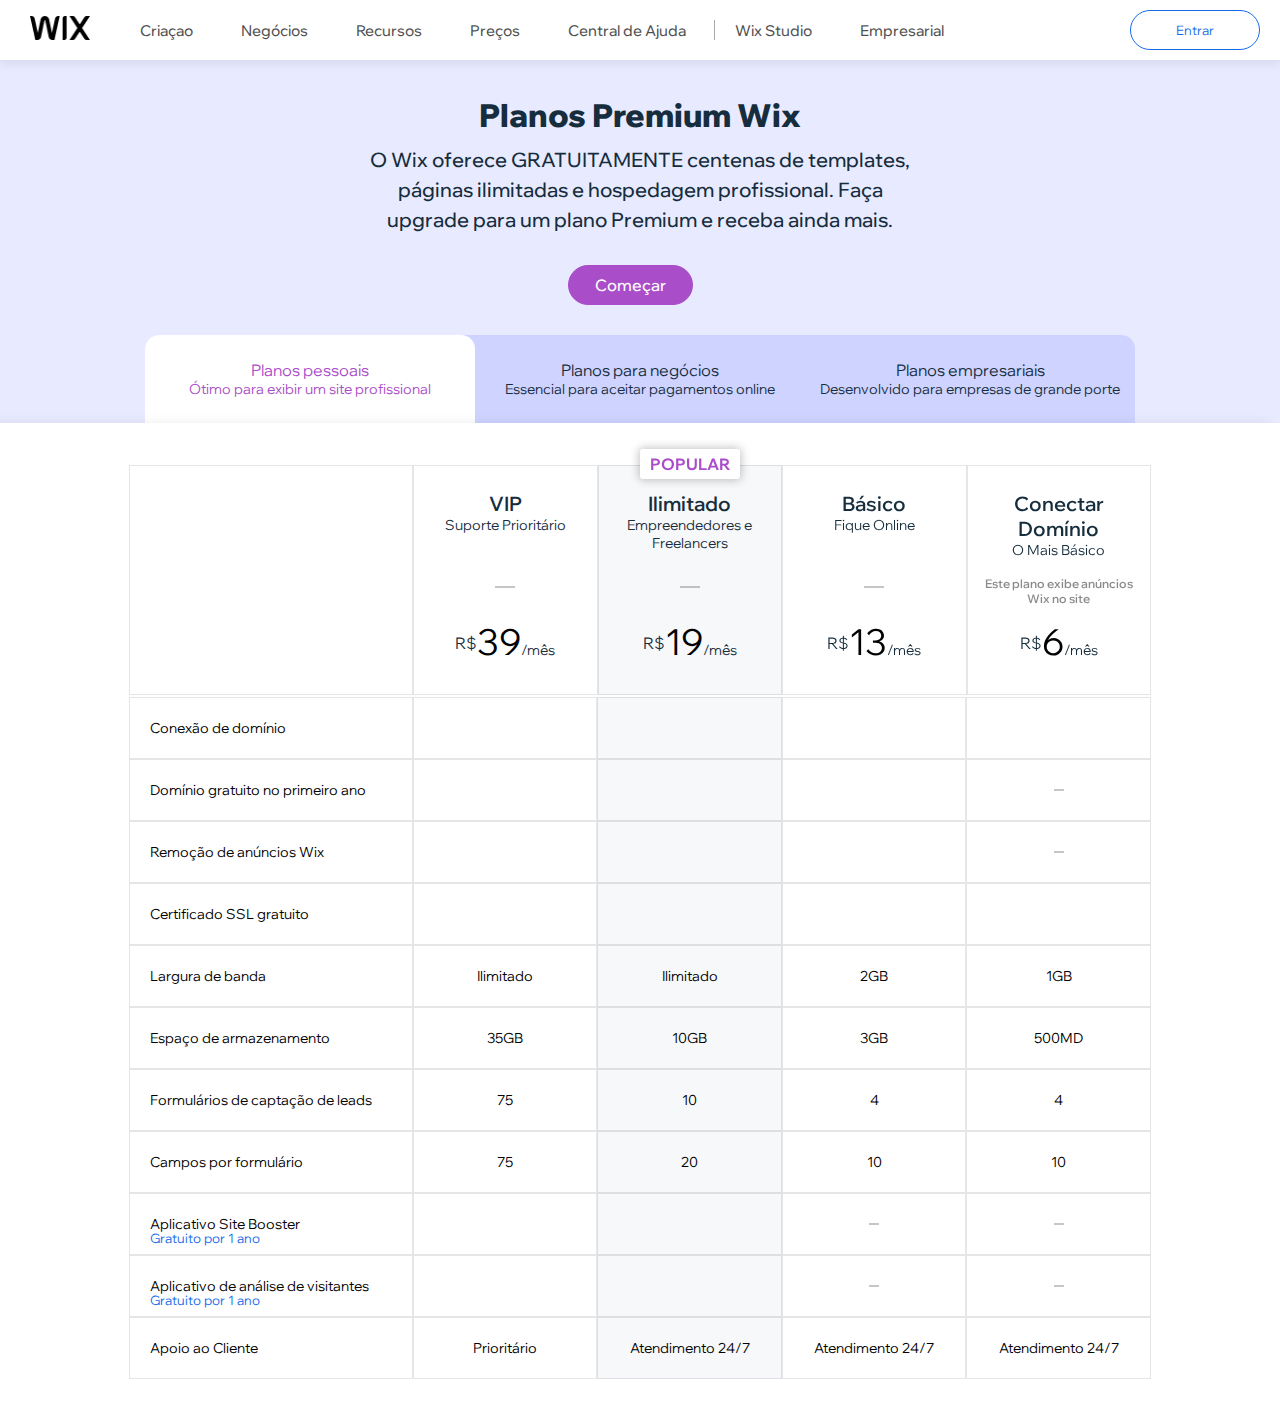
<file: index.html>
<!DOCTYPE html>
<html lang="en">
<head>
    <meta charset="UTF-8">
    <meta name="viewport" content="width=device-width, initial-scale=1.0">
    <link rel="shortcut icon" href="https://encrypted-tbn0.gstatic.com/images?q=tbn:ANd9GcSCzagwH6YkBgOKjfkXM25_7ur39XNId5KafRVJq-3xNQ&s" type="image/x-icon">
    <link rel="stylesheet" href="https://cdnjs.cloudflare.com/ajax/libs/font-awesome/6.5.1/css/all.min.css" integrity="sha512-DTOQO9RWCH3ppGqcWaEA1BIZOC6xxalwEsw9c2QQeAIftl+Vegovlnee1c9QX4TctnWMn13TZye+giMm8e2LwA==" crossorigin="anonymous" referrerpolicy="no-referrer" />
    <link rel="stylesheet" href="style/precos.css">
    <title>Price-table</title>
</title>
</head>
<body>
        <aside class="aside-menu">
            <nav class="aside-nav">
                <img class="logo-wix" src="fotos/logo-wix.avif" alt="">
            </nav>
            <label for="abaixar-menu" class="abaixar-menu">
                <i class="fa-solid fa-bars"></i>
            </label>
            <input type="checkbox" name="" id="abaixar-menu">

            <nav class="aside-nav" id="aside-menu">
                <ul class="menu-list">
        
                    <li class="menu-itens">
                        <input type="checkbox" name="" class="buton-criacao" id="criacao">
                        <label for="criacao">
                            <p>Criaçao</p> <i class="fa-solid fa-chevron-down"></i>
                            <i class="fa-solid fa-chevron-up"></i>
                        </label>
                        
                    </li>
                    <li class="menu-itens">
                        <input type="checkbox" name="" class="buton-Negócios" id="Negócios">
                        <label for="Negócios">
                            <p>Negócios</p> <i class="fa-solid fa-chevron-down"></i>
                            <i class="fa-solid fa-chevron-up"></i>
                        </label>
                        
                    </li>
                    <li class="menu-itens">
                        <input type="checkbox" name="" class="buton-Recursos" id="Recursos">
                        <label for="Recursos">
                            <p>Recursos</p> <i class="fa-solid fa-chevron-down"></i>
                            <i class="fa-solid fa-chevron-up"></i>
                        </label>
                        
                    </li>
                    <li class="menu-itens">
                        <label for="Preços">
                            <p>Preços</p>
                        </label>
                        <input type="checkbox" name="" class="buton-Preços" id="Preços">
                    </li>
                    <li class="menu-itens">
                        <label for="Central-de-Ajuda">
                            <p>Central de Ajuda</p>
                        </label>
                        <input type="checkbox" name="" class="buton-Central-de-Ajuda" id="Central-de-Ajuda">
                    </li>
                    <div class="linha-vertical"></div>
                    <li class="menu-itens">
                        <label for="Wix Studio">
                            <p>Wix Studio</p>
                        </label>
                        <input type="checkbox" name="" class="Wix Studio" id="Central-de-Ajuda">
                    </li>
                    <li class="menu-itens">
                        <label for="Empresarial">
                            <p>Empresarial</p>
                        </label>
                        <input type="checkbox" name="" class="Empresarial" id="Central-de-Ajuda">
                    </li>
                    
        
                </ul>
            </nav>
            <nav class="entrar-conta">
                <i class="fa-solid fa-globe"></i>
                <button>Entrar</button>
            </nav>
        </aside>

        <main class="main-premium">
            <aside class="main-planos">
                <div class="div-planos">
                    <h1>Planos Premium Wix</h1>
                    <p>O Wix oferece GRATUITAMENTE centenas de templates, páginas ilimitadas e hospedagem profissional. Faça upgrade para um plano Premium e receba ainda mais.</p>
                    <button class="comecar">
                        Começar
                    </button>
                </div>
                <div class="div-planos-mob">
                    <h1>Planos Premium Wix</h1>
                    <p>Wix oferece centenas de templates,pagínas ilimitadas e hospedagem profissional totalmente GRÁTIS.</p>
                    <button class="comecar">
                        Começar
                    </button>
                </div>
            </aside>
        </main>
        <div class="conteudo">
            <main class="planos"> 

                <input type="radio" name="planos" class="planos-p" id="planos-pessoais" checked>
                <label for="planos-pessoais" class="plano1">
                    <div class="planos">
                        <h2>Planos pessoais</h2>
                        <p>Ótimo para exibir um site profissional</p>
                    </div>
                </label>

                <input type="radio" name="planos" class="planos-n" id="planos-para-negocios">
                <label for="planos-para-negocios" class="plano2">
                    <div class="planos">
                        <h2>Planos para negócios</h2>
                        <p>Essencial para aceitar pagamentos online</p>
                    </div>
                </label>

                <input type="radio" name="planos" class="planos-e" id="planos-empresariais">
                <label for="planos-empresariais" class="plano3">
                    <div class="planos">
                        <h2>Planos empresariais</h2>
                        <p>Desenvolvido para empresas de grande porte</p>
                    </div>
                </label>
            </main>
            <main class="main-conteudo">
               <table>
                    <thead class="tabela">
                        <tr>
                            <th id="th1" ></th>
                            <th>
                                <article>
                                    <h3>VIP</h3>
                                    <p>Suporte Prioritário</p>
                                </article>
                                <hr style="border: 1px solid rgba(0, 0, 0, 0.222); width: 20px;" >
                                <p class="r"><sup>R$</sup><strong>39</strong>/mês</p>
                            </th>
                            <th>
                                <div class="div-popular">POPULAR</div>
                                <article>
                                    <h3>Ilimitado</h3>
                                    <p>Empreendedores e Freelancers</p>
                                </article>
                                <hr style="border: 1px solid rgba(0, 0, 0, 0.222); width: 20px;">
                                <p class="r"><sup>R$</sup><strong>19</strong>/mês</p>
                            </th>
                            <th>
                                <article>
                                    <h3>Básico</h3>
                                    <p>Fique Online</p>
                                </article>
                                <hr style="border: 1px solid rgba(0, 0, 0, 0.222);width: 20px;">
                                <p class="r"><sup>R$</sup><strong>13</strong>/mês</p>
                            </th>
                            <th >
                                <article>
                                    <h3>Conectar Domínio</h3>
                                    <p>O Mais Básico</p>
                                </article>
                                <div class="icon-anuncio">
                                    <i class="fa-solid fa-circle-info" id="icon-anuncio"></i>
                                    <p>Este plano exibe anúncios Wix no site</p>
                                </div>
                                <p class="r"><sup>R$</sup><strong>6</strong>/mês</p>
                            </th>
                        </tr>
                    </thead>
                    <tbody>
                        <tr>
                            <td id="t1" >
                                <p id="t1">Conexão de domínio </p>
                                <div class="ifo-end">
                                    <i class="fa-solid fa-circle-info"></i>
                                    <div id="msgm">
                                        <p>Conecte um domínio próprio, tenha uma presença online mais profissional e construa a credibilidade da sua marca.</p>
                                    </div>
                                </div>
                            </td>
                            <td>
                                <p><i class="fa-solid fa-check"></i></p>
                            </td>
                            <td>
                                <p><i class="fa-solid fa-check"></i></p>
                            </td>
                            <td>
                                <p><i class="fa-solid fa-check"></i></p>
                            </td>
                            <td>
                                <p><i class="fa-solid fa-check"></i></p>
                            </td>
                        </tr>
                        <tr>
                            <td id="t1" >
                                <p  id="t1">Domínio gratuito no primeiro ano</p>
                                <div class="ifo-end">
                                    <i class="fa-solid fa-circle-info"></i>
                                    <div id="msgm">
                                        <p>Receba um cupom de domínio gratuito por 1 ano para um novo domínio. Oferta válida para as seguintes extensões: .com, .com.br, .net, .org, .info, .biz, .rocks, .pictures, .co.uk,.club, .space, .xyz.</p>
                                    </div>
                                
                                </div>
                            </td>
                                <td>
                                    <p><i class="fa-solid fa-check"></i></p>
                                </td>
                                <td>
                                    <p><i class="fa-solid fa-check"></i></p>
                                </td>
                                <td>
                                    <p><i class="fa-solid fa-check"></i></p>
                                </td>
                                <td>
                                    <p><hr style="border: 1px solid rgba(0, 0, 0, 0.222); width: 10px;"></p>
                                </td>
                        </tr>
                        <tr>
                            <td id="t1" >
                                <p id="t1">Remoção de anúncios Wix</p>
                                <div class="ifo-end">
                                    <i class="fa-solid fa-circle-info"></i>
                                    <div id="msgm">
                                        <p>Remova anúncios Wix e deixe todo o destaque do site para sua marca.</p>
                                    </div>
                                
                                </div>
                            </td>
                                <td>
                                    <p><i class="fa-solid fa-check"></i></p>
                                </td>
                                <td>
                                    <p><i class="fa-solid fa-check"></i></p>
                                </td>
                                <td>
                                    <p><i class="fa-solid fa-check"></i></p>
                                </td>
                                <td>
                                    <p><hr style="border: 1px solid rgba(0, 0, 0, 0.222); width: 10px;"></p>
                                </td>
                        </tr>
                        <tr>
                            <td id="t1" >
                                <p id="t1">Certificado SSL gratuito</p>
                                <div class="ifo-end">
                                    <i class="fa-solid fa-circle-info"></i>
                                    <div id="msgm">
                                        <p>Mantenha dados confidenciais como IDs, senhas, números de cartão de crédito e mais, seguros no seu site.</p>
                                    </div>
                                
                                </div>
                            </td>
                                <td>
                                    <p><i class="fa-solid fa-check"></i></p>
                                </td>
                                <td>
                                    <p><i class="fa-solid fa-check"></i></p>
                                </td>
                                <td>
                                    <p><i class="fa-solid fa-check"></i></p>
                                </td>
                                <td>
                                    <p><i class="fa-solid fa-check"></i></p>
                                </td>
                        </tr>
                        <tr>
                            <td id="t1" >
                                <p id="t1">Largura de banda</p>
                                <div class="ifo-end">
                                    <i class="fa-solid fa-circle-info"></i>
                                    <div id="msgm">
                                        <p>Quanto mais mídia você adicionar ao seu site, mais largura de banda ele vai precisar para manter o download de dados fluindo sem problemas.</p>
                                    </div>
                                
                                </div>
                            </td>
                                <td>
                                    <p>Ilimitado</p>
                                </td>
                                <td>
                                    <p>Ilimitado</i></p>
                                </td>
                                <td>
                                    <p>2GB</i></p>
                                </td>
                                <td>
                                    <p>1GB</p>
                                </td>
                        </tr>
                        <tr>
                            <td id="t1" >
                                <p id="t1">Espaço de armazenamento</p>
                                <div class="ifo-end">
                                    <i class="fa-solid fa-circle-info"></i>
                                    <div id="msgm">
                                        <p>Obtenha espaço de armazenamento para adicionar imagens, vídeos, áudios e documentos no seu site Wix.</p>
                                    </div>
                                
                                </div>
                            </td>
                                <td>
                                    <p>35GB</p>
                                </td>
                                <td>
                                    <p>10GB</i></p>
                                </td>
                                <td>
                                    <p>3GB</i></p>
                                </td>
                                <td>
                                    <p>500MD</p>
                                </td>
                        </tr>
                        <tr>
                            <td id="t1" >
                                <p id="t1">Formulários de captação de leads</p>
                                <div class="ifo-end">
                                    <i class="fa-solid fa-circle-info"></i>
                                    <div id="msgm">
                                        <p>Capture leads adicionando formulários ao seu site, como questionários, formulários de registro e candidaturas de emprego.</p>
                                    </div>
                                
                                </div>
                            </td>
                                <td>
                                    <p>75</p>
                                </td>
                                <td>
                                    <p>10</i></p>
                                </td>
                                <td>
                                    <p>4</i></p>
                                </td>
                                <td>
                                    <p>4</p>
                                </td>
                        </tr>
                        <tr>
                            <td id="t1" >
                                <p id="t1">Campos por formulário</p>
                                <div class="ifo-end">
                                    <i class="fa-solid fa-circle-info"></i>
                                    <div id="msgm">
                                        <p>Adicione mais campos aos seus formulários e colete as informações necessárias, como contato, feedback do cliente e pagamentos.</p>
                                    </div>
                                
                                </div>
                            </td>
                                <td>
                                    <p>75</p>
                                </td>
                                <td>
                                    <p>20</i></p>
                                </td>
                                <td>
                                    <p>10</i></p>
                                </td>
                                <td>
                                    <p>10</p>
                                </td>
                        </tr>
                        <tr>
                            <td id="t1" >
                                <p id="t2p">Aplicativo Site Booster</p><br>
                                <P class="form-second">Gratuito por 1 ano</P>
                                <div class="ifo-end">
                                    <i class="fa-solid fa-circle-info"></i>
                                    <div id="msgm">
                                        <p>Apareça nos motores de busca como o Google e ganhe destaque nos principais diretórios.</p>
                                    </div>
                                
                                </div>
                            </td>
                                <td>
                                    <p><i class="fa-solid fa-check"></i></p>
                                </td>
                                <td>
                                    <p><i class="fa-solid fa-check"></i></p>
                                </td>
                                <td>
                                    <p><hr style="border: 1px solid rgba(0, 0, 0, 0.222); width: 10px;"></p>
                                </td>
                                <td>
                                    <p><hr style="border: 1px solid rgba(0, 0, 0, 0.222); width: 10px;"></p>
                                </td>
                        </tr>
                        <tr>
                            <td id="t1" >
                                <p id="t1p">Aplicativo de análise de visitantes</p><br>
                                <P class="form-second">Gratuito por 1 ano</P>
                                <div class="ifo-end">
                                    <i class="fa-solid fa-circle-info"></i>
                                    <div id="msgm">
                                        <p>Obtenha insights e estatísticas sobre seu site. Veja de onde vêm os visitantes, as páginas que recebem mais tráfego e mais.</p>
                                    </div>
                                
                                </div>
                            </td>
                                <td>
                                    <p><i class="fa-solid fa-check"></i></p>
                                </td>
                                <td>
                                    <p><i class="fa-solid fa-check"></i></p>
                                </td>
                                <td>
                                    <p><hr style="border: 1px solid rgba(0, 0, 0, 0.222); width: 10px;"></p>
                                </td>
                                <td>
                                    <p><hr style="border: 1px solid rgba(0, 0, 0, 0.222); width: 10px;"></p>
                                </td>
                        </tr>
                        <tr>
                            <td id="t1" >
                                <p id="t1">Apoio ao Cliente</p><br>
                                <div class="ifo-end">
                                    <i class="fa-solid fa-circle-info"></i>
                                    <div id="msgm">
                                        <p>Obtenha suporte em português 24 horas por dia, 7 dias por semana. Faça upgrade para um plano mais completo e receba também suporte VIP por telefone.</p>
                                    </div>
                                
                                </div>
                            </td>
                                <td>
                                    <p>Prioritário</i></p>
                                </td>
                                <td>
                                    <p>Atendimento 24/7</p>
                                </td>
                                <td>
                                    <p>Atendimento 24/7</p>
                                </td>
                                <td>
                                    <p>Atendimento 24/7</p>
                                </td>
                        </tr>
                    </tbody>
               </table>
            </main>


            <main class="main-mobile">
                <div class="planos-mobile" id="conectar-dominio">
                    <h1>Conectar Domínio</h1>
                    <p>O Mais Básico</p>
                    <p class="preco-mobile"><strong>R$6</strong>/mês</p>
                    
                    <div class="mostrar-recuros">
                        <input type="checkbox" name="" id="mostar-recursos-mob1">
                        <div class="especificacoes-mob">
                            <p>Conexão de domínio</p>
                            <p>Certificado SSL gratuito</p>
                            <p>Largura de banda</p>
                            <p id="especificacoes-mob">1GB</p>
                            <p>Espaço de armazenamento</p>
                            <p id="especificacoes-mob">500MB</p>
                            <p>Formulários de captação de leads</p>
                            <p id="especificacoes-mob">4</p>
                            <p>Campos por formulário</p>
                            <p id="especificacoes-mob">10</p>
                            <p>Apoio ao Cliente</p>
                            <p id="especificacoes-mob">Atendimento 24/7</p>
                        </div>
                        <hr>
                        <label for="mostar-recursos-mob1" class="aba-recursos-mob">
                            <p id="mostrar-recursos">Mostrar recursos</p>
                            <i class="fa-solid fa-chevron-down"></i>
                            <i class="fa-solid fa-chevron-up"></i>
                        </label>
                    </div>
                </div>

                <div class="planos-mobile" id="basico">
                    <h1>Básico</h1>
                    <p>Fique Online</p>
                    <p class="preco-mobile"><strong>R$13</strong>/mês</p>
                    
                    <div class="mostrar-recuros">
                        <input type="checkbox" name="" id="mostar-recursos-mob2">
                        <div class="especificacoes-mob">
                            <p>Conexão de domínio</p>
                            <p>Domínio gratuito no primeiro ano</p>
                            <p>Remoção de anúncios Wix</p>
                            <p>Certificado SSL gratuito</p>
                            <p>Largura de banda</p>
                            <p id="especificacoes-mob">2 GB</p>
                            <p>Espaço de armazenamento</p>
                            <p id="especificacoes-mob">3GB</p>
                            <p>Formulários de captação de leads</p>
                            <p id="especificacoes-mob">4</p>
                            <p>Campos por formulário</p>
                            <p id="especificacoes-mob">10</p>
                            <p>Apoio ao Cliente</p>
                            <p id="especificacoes-mob">Atendimento 24/7</p>


                        </div><hr>
                        <label for="mostar-recursos-mob2" class="aba-recursos-mob">
                            <p id="mostrar-recursos">Mostrar recursos</p>
                            <i class="fa-solid fa-chevron-down"></i>
                            <i class="fa-solid fa-chevron-up"></i>
                        </label>
                    </div>
                </div>

                <div class="planos-mobile" id="ilimitado">
                    <div class="plano-popular-mob">POPULAR</div>
                    <h1>Ilimitado</h1>
                    <p>Empreendedores e Freelancers</p>
                    <p class="preco-mobile"><strong>R$19</strong>/mês</p>
                    
                    <div class="mostrar-recuros">
                        <input type="checkbox" name="" id="mostar-recursos-mob3">
                        <div class="especificacoes-mob">
                            <p>Conexão de domínio</p>
                            <p>Domínio gratuito no primeiro ano</p>
                            <p>Remoção de anúncios Wix</p>
                            <p>Certificado SSL gratuito</p>
                            <p>Largura de banda</p>
                            <p  id="especificacoes-mob">Ilimitado</p>
                            <p>Espaço de armazenamento</p>
                            <p  id="especificacoes-mob">10GB</p>
                            <p>Formulários de captação de leads</p>
                            <p  id="especificacoes-mob">10</p>
                            <p>Campos por formulário</p>
                            <p  id="especificacoes-mob">20</p>
                            <p>Aplicativo Site Booster</p>
                            <p>Aplicativo de análise de visitantes</p>
                            <p>Apoio ao Cliente</p>
                            <p  id="especificacoes-mob">Atendimento 24/7</p>


                        </div><hr>
                        <label for="mostar-recursos-mob3" class="aba-recursos-mob">
                            <p id="mostrar-recursos">Mostrar recursos</p>
                            <i class="fa-solid fa-chevron-down"></i>
                            <i class="fa-solid fa-chevron-up"></i>
                        </label>
                    </div>
                </div>

                <div class="planos-mobile" id="vip">
                    <h1>VIP</h1>
                    <p>Suporte Prioritário</p>
                    <p class="preco-mobile"><strong>R$39</strong>/mês</p>
                    
                    <div class="mostrar-recuros">
                        <input type="checkbox" name="" id="mostar-recursos-mob4">
                        <div  class="especificacoes-mob">
                            <p>Conexão de domínio</p>
                            <p>Domínio gratuito no primeiro ano</p>
                            <p>Remoção de anúncios Wix</p>
                            <p>Certificado SSL gratuito</p>
                            <p>Largura de banda</p>
                            <p  id="especificacoes-mob">Ilimitado</p>
                            <p>Espaço de armazenamento</p>
                            <p  id="especificacoes-mob">35GB</p>
                            <p>Formulários de captação de leads</p>
                            <p  id="especificacoes-mob">75</p>
                            <p>Campos por formulário</p>
                            <p  id="especificacoes-mob">75</p>
                            <p>Aplicativo Site Booster</p>
                            <p>Aplicativo de análise de visitantes</p>
                            <p>Apoio ao Cliente</p>
                            <p  id="especificacoes-mob">Prioritário</p>


                        </div><hr>
                        <label for="mostar-recursos-mob4" class="aba-recursos-mob">
                            <p id="mostrar-recursos">Mostrar recursos</p>
                            <i class="fa-solid fa-chevron-down"></i>
                            <i class="fa-solid fa-chevron-up"></i>
                        </label>
                    </div>
                </div>
            </main>

        </div>
           
</body>
</html>
</file>
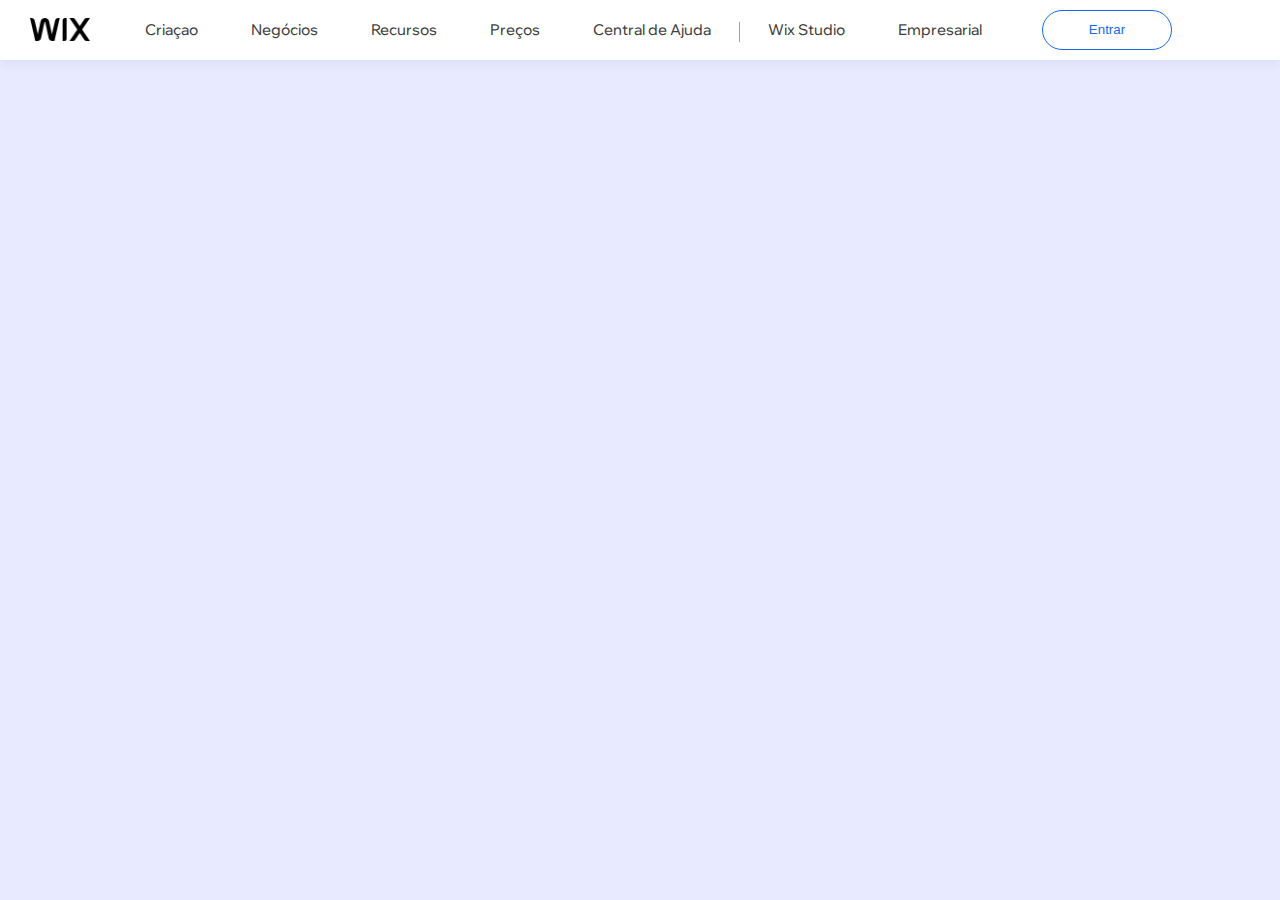
<file: precos.html>
<!DOCTYPE html>
<html lang="en">
<head>
    <meta charset="UTF-8">
    <meta name="viewport" content="width=device-width, initial-scale=1.0">
    <link rel="shortcut icon" href="https://encrypted-tbn0.gstatic.com/images?q=tbn:ANd9GcSCzagwH6YkBgOKjfkXM25_7ur39XNId5KafRVJq-3xNQ&s" type="image/x-icon">
    <link rel="stylesheet" href="https://cdnjs.cloudflare.com/ajax/libs/font-awesome/6.5.1/css/all.min.css" integrity="sha512-DTOQO9RWCH3ppGqcWaEA1BIZOC6xxalwEsw9c2QQeAIftl+Vegovlnee1c9QX4TctnWMn13TZye+giMm8e2LwA==" crossorigin="anonymous" referrerpolicy="no-referrer" />
    <link rel="stylesheet" href="preços/precos.css">
    <title>Price-table</title>
</title>
</head>
<body>
    <aside class="aside-menu">
        <nav class="menu-logo">
            <img class="logo-wix" src="fotos/logo-wix.avif" alt="">
        </nav>
 
        <nav class="menu-nav">
            <ul class="menu-list">
                
                <li class="menu-itens">
                    <label for="criacao">
                        Criaçao
                    </label>
                    <input type="checkbox" name="" class="buton-criacao" id="criacao">
                </li>
                <li class="menu-itens">
                    <label for="Negócios">
                        Negócios
                    </label>
                    <input type="checkbox" name="" class="buton-Negócios" id="Negócios">
                </li>
                <li class="menu-itens">
                    <label for="Recursos">
                        Recursos
                    </label>
                    <input type="checkbox" name="" class="buton-Recursos" id="Recursos">
                </li>
                <li class="menu-itens">
                    <label for="Preços">
                        Preços
                    </label>
                    <input type="checkbox" name="" class="buton-Preços" id="Preços">
                </li>
                <li class="menu-itens">
                    <label for="Central-de-Ajuda">
                        Central de Ajuda
                    </label>
                    <input type="checkbox" name="" class="buton-Central-de-Ajuda" id="Central-de-Ajuda">
                </li>
                <div class="linha-vertical"></div>
                <li class="menu-itens">
                    <label for="Wix Studio">
                        Wix Studio
                    </label>
                    <input type="checkbox" name="" class="Wix Studio" id="Central-de-Ajuda">
                </li>
                <li class="menu-itens">
                    <label for="Empresarial">
                        Empresarial
                    </label>
                    <input type="checkbox" name="" class="Empresarial" id="Central-de-Ajuda">
                </li>
                
            </ul>
        </nav>
        <nav class="entrar-conta">
            <i class="fa-solid fa-globe"></i>
            <button>Entrar</button>
        </nav>
    </aside>

</body>
</html>
</file>
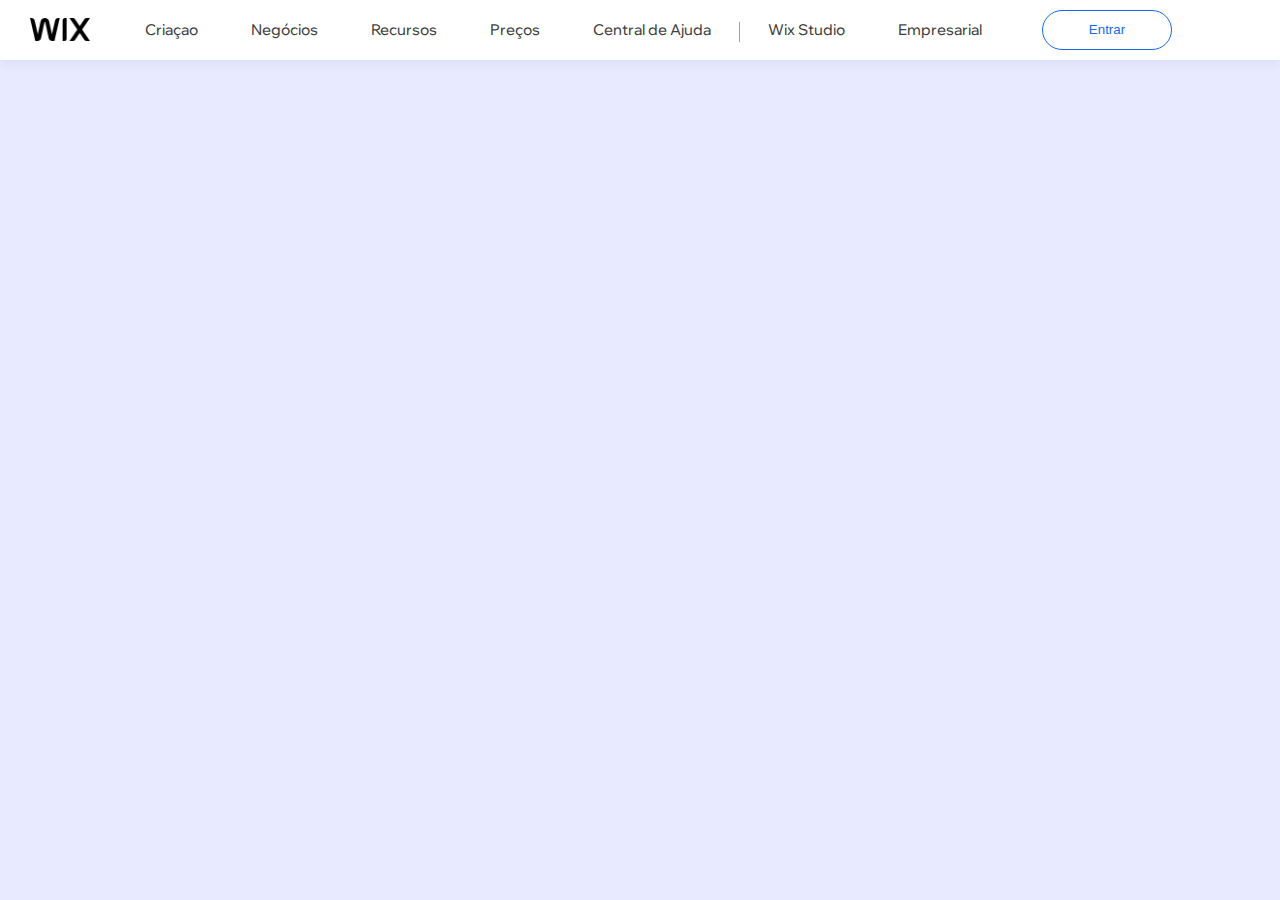
<file: preços/precos.html>
<!DOCTYPE html>
<html lang="en">
<head>
    <meta charset="UTF-8">
    <meta name="viewport" content="width=device-width, initial-scale=1.0">
    <link rel="shortcut icon" href="https://encrypted-tbn0.gstatic.com/images?q=tbn:ANd9GcSCzagwH6YkBgOKjfkXM25_7ur39XNId5KafRVJq-3xNQ&s" type="image/x-icon">
    <link rel="stylesheet" href="https://cdnjs.cloudflare.com/ajax/libs/font-awesome/6.5.1/css/all.min.css" integrity="sha512-DTOQO9RWCH3ppGqcWaEA1BIZOC6xxalwEsw9c2QQeAIftl+Vegovlnee1c9QX4TctnWMn13TZye+giMm8e2LwA==" crossorigin="anonymous" referrerpolicy="no-referrer" />
    <link rel="stylesheet" href="precos.css">
    <title>Price-table</title>
</title>
</head>
<body>
    <aside class="aside-menu">
        <nav class="menu-logo">
            <img class="logo-wix" src="../fotos/logo-wix.avif" alt="">
        </nav>
 
        <nav class="menu-nav">
            <ul class="menu-list">
                
                <li class="menu-itens">
                    <label for="criacao">
                        Criaçao
                    </label>
                    <input type="checkbox" name="" class="buton-criacao" id="criacao">
                </li>
                <li class="menu-itens">
                    <label for="Negócios">
                        Negócios
                    </label>
                    <input type="checkbox" name="" class="buton-Negócios" id="Negócios">
                </li>
                <li class="menu-itens">
                    <label for="Recursos">
                        Recursos
                    </label>
                    <input type="checkbox" name="" class="buton-Recursos" id="Recursos">
                </li>
                <li class="menu-itens">
                    <label for="Preços">
                        Preços
                    </label>
                    <input type="checkbox" name="" class="buton-Preços" id="Preços">
                </li>
                <li class="menu-itens">
                    <label for="Central-de-Ajuda">
                        Central de Ajuda
                    </label>
                    <input type="checkbox" name="" class="buton-Central-de-Ajuda" id="Central-de-Ajuda">
                </li>
                <div class="linha-vertical"></div>
                <li class="menu-itens">
                    <label for="Wix Studio">
                        Wix Studio
                    </label>
                    <input type="checkbox" name="" class="Wix Studio" id="Central-de-Ajuda">
                </li>
                <li class="menu-itens">
                    <label for="Empresarial">
                        Empresarial
                    </label>
                    <input type="checkbox" name="" class="Empresarial" id="Central-de-Ajuda">
                </li>
                
            </ul>
        </nav>
        <nav class="entrar-conta">
            <i class="fa-solid fa-globe"></i>
            <button>Entrar</button>
        </nav>
    </aside>

</body>
</html>
</file>
<file: style/precos.css>
@import url('https://fonts.googleapis.com/css2?family=Wix+Madefor+Display:wght@400..800&display=swap');
@import url('https://fonts.googleapis.com/css2?family=Wix+Madefor+Display:wght@400..800&family=Wix+Madefor+Text:ital,wght@0,400..800;1,400..800&display=swap');

*{
    box-sizing:border-box;
    margin: 0;
    padding: 0;
    outline: 0;
}

:root{
    --cor-0:#fff;
    --cor-1:#E8EAFF;
    --cor-2:#166AEA;
    --cor-3:#162D3D;
    --cor-4:#AA4DC8;
    --cor-5:#CD68ED;
    --cor-6:#CED3FF;
    --cor-7:#BFC5FF;

    --madefor-text:"Wix Madefor Text";
    --madefor-display:"Wix Madefor Display";
}

html{
    height: 100%;
}

body{
    background-color: var(--cor-1);
    font-family: var(--madefor-display);
    height: 100%;
   
}

/* ASIDE MENU */

/* responsividade menu */



.aside-menu{
    background-color: var(--cor-0);
    height: 60px;
    width: 100%;
    font-size: 15px;
    display: flex;
    align-items: center;
    box-shadow: 0px 3px 10px rgba(0, 0, 0, 0.087);
}


.aside-nav .logo-wix{
    width: 60px;
    margin: 0px 30px;
}

.aside-nav .menu-list{
    display: flex;
    align-items: center;
    list-style: none;
    width:900px;
}

.aside-nav .menu-list .menu-itens{
    margin: 0 5px;
    text-align: center;

}

.aside-nav .menu-list .menu-itens label{
    display: flex;
    align-items: center;

}
.aside-nav .menu-list .menu-itens label p{
    margin-right: 8px;

}

.menu-list .menu-itens i{
    margin-top: 2px;
    font-size: 10px;
}

/* <BUTON MENU CIMA BAIXO> */

/* criaçao */
.menu-list .menu-itens .fa-chevron-up{
    display: none;
}
.menu-list .menu-itens .fa-chevron-down{
    display: inline;
}

.buton-criacao:checked + label .fa-chevron-up {
    display: inline;
}
.buton-criacao:checked + label .fa-chevron-down{
    display: none;
}

/* negocios */
.menu-list .menu-itens .fa-chevron-up{
    display: none;
}
.menu-list .menu-itens .fa-chevron-down{
    display: inline;
}

.buton-Negócios:checked + label .fa-chevron-up {
    display: inline;
}
.buton-Negócios:checked + label .fa-chevron-down{
    display: none;
}

/* recursos */
.menu-list .menu-itens .fa-chevron-up{
    display: none;
}
.menu-list .menu-itens .fa-chevron-down{
    display: inline;
}

.buton-Recursos:checked + label .fa-chevron-up {
    display: inline;
}
.buton-Recursos:checked + label .fa-chevron-down{
    display: none;
}
/* </ BUTON MENU CIMA BAIXO> */

.aside-nav .menu-list input{
    display: none;
}

.menu-itens label{
    font-weight: 500;
    color: rgba(0, 0, 0, 0.698);
    padding: 15px;
}

.menu-itens label:hover{
    color: var(--cor-2) ;
    cursor: pointer;
}

.linha-vertical{
    height: 20px;
    border-left: 1.5px solid rgba(0, 0, 0, 0.335);
}

.entrar-conta{
    width: 100%;
    display: flex;
    align-items: center;
    justify-content: flex-end;
}

.entrar-conta i{
    margin:0 20px 0 0px;
}

.entrar-conta button{
    font-family: var(--madefor-display);
    width: 130px;
    height: 40px;
    border-radius: 40px;
    outline: 0;
    background-color: white;
    color: var(--cor-2);
    border: 1px solid var(--cor-2);
    margin-right: 20px;
    transition-duration: 0.5s;
}

.entrar-conta button:hover{
    background-color: var(--cor-2);
    color: var(--cor-0);
    
}

.abaixar-menu ,.abaixar-menu + input{
    display: none;
}

@media(max-width:1220px) {

    .aside-nav#aside-menu .menu-list{
        display: flex;
        flex-direction: column;
        justify-content: space-between;
        display: none;
        width: 350px;
        height: 470px;
        position: absolute;
        background-color: #fff;
        right: 0;
        z-index: 2;
        top: 000px;
        transition-duration: 0s;
        padding: 55px 20px 20px 20px;

    }


    .aside-nav#aside-menu .menu-list li{
        font-size: 16px;
        display: flex;
        
        
    }

    .aside-nav#aside-menu .menu-list li label p{
        position: absolute;
        left: 0;
        margin-left: 25px;
        
    }
    .aside-nav#aside-menu .menu-list li label i{
        position: absolute;
        right: 0;
        margin-right: 25px;
        font-size: 13px;
        
    }

    .linha-vertical{
        height: 0;
        margin: 30px 0 20px 0 ;
        width: 160px;
        border-bottom: 2px solid rgba(0, 0, 0, 0.193);
    }

    .abaixar-menu{
        display: flex;
        position: absolute;
        right: 0;
        font-size: 25px;
        margin: 20px;
        z-index: 3;
    }

    #abaixar-menu:checked + .aside-nav#aside-menu .menu-list{
        top:0px;
        display: flex;
    }

    .entrar-conta{
        display: none;
    }
}

/* PLANOS PREMIUM */

.main-planos{
    text-align: center;
    max-width: 590px;
    font-weight: 500;
    display: flex;
    margin: auto;
    margin-top: 35px;
    
}

.main-planos .div-planos{
    margin: 0 11px; 
}

.main-planos h1{
    font-size: 32px;
    color: var(--cor-3);
    font-weight: 800;
}

.main-planos p{
    line-height: 30px;
    margin-top: 10px;
    font-size: 20px;
    color: var(--cor-3);
}

.main-planos .comecar{
    margin-top: 30px;
    font-family: var(--madefor-display);
    width: 125px;
    height: 40px;
    border-radius: 40px;
    outline: 0;
    background-color: var(--cor-4);
    color: var(--cor-0);
    border: 1px solid var(--cor-4);
    margin-right: 20px;
    transition-duration: 0.2s;
    font-size: 16px;
    font-weight: 500;
}

.main-planos .comecar:hover{
    background-color: var(--cor-5);
    color: var(--cor-0);
    
}

/* MAIN CONTEUDO */

div.conteudo{
    min-height: 100%;
    display: flex;
    flex-direction:column ;
    z-index: 1;
}

main.planos{
    background-color: var(--cor-6);
    display: flex;
    margin: auto;
    height: 88px;
    margin-top: 30px;
    border-radius: 14px 14px 0 0;
}

div.planos{
    width: 330px;
    margin: auto;
    text-align: center;
    border-radius: 14px 14px 0 0;
    height: 100%;
    display: flex;
    flex-direction: column;
    justify-content: center;
}

div.planos:hover{
    background-color: var(--cor-7);
    
}

div.planos h2{
    font-size: 16px;
    color: var(--cor-3);
    font-weight: 300;
}

div.planos p{
    font-size: 14px;
    color: var(--cor-3);
}

.main-conteudo{
    z-index: 0;
    background-color: var(--cor-0);
    width: 100%;
    height: 100%;
    box-shadow: -10px 0px 10px rgba(0, 0, 0, 0.078);
}

/* PLANOS INTERATIVOS CHECKBOX */

div.conteudo main.planos input{
    display: none;
}


/* PLANOS P */
div.conteudo main.planos input.planos-p:checked + label .planos {
    background-color: rgb(255, 255, 255);
    color: #AA4DC8;
}

div.conteudo main.planos input.planos-p:checked + label div.planos p,
div.conteudo main.planos input.planos-p:checked + label div.planos h2 {
    color: #AA4DC8;
}


/* PLANOS N */
div.conteudo main.planos input.planos-n:checked + label .planos {
    background-color: rgb(255, 255, 255);
    color: #AA4DC8;
}

div.conteudo main.planos input.planos-n:checked + label div.planos p,
div.conteudo main.planos input.planos-n:checked + label div.planos h2 {
    color: #AA4DC8;
}


/* PLANOS E */
div.conteudo main.planos input.planos-e:checked + label .planos {
    background-color: rgb(255, 255, 255);
    color: #AA4DC8;
}

div.conteudo main.planos input.planos-e:checked + label div.planos p,
div.conteudo main.planos input.planos-e:checked + label div.planos h2 {
    color: #AA4DC8;
}

/* FINAL PLANOS */

@media(max-width:1070px) {
    .planos .plano2{
        display: none;
    }
    
}



/* TABELA DE PREÇOS */
table{
    margin: auto;
    margin-bottom: 40px;
}

.icon-anuncio{
    display: flex;
    margin-top: 20px;
}

i#icon-anuncio{
    margin-top: 2.15px;
    font-size: 10px;
    color:  rgba(0, 0, 0, 0.459);
}

div.icon-anuncio p{
    font-size: 12px; 
    font-weight: 600;
    color:  rgba(0, 0, 0, 0.459);
    
}

.div-popular{
    position: absolute;
    top: -17px;
    background-color: var(--cor-0);
    color: var(--cor-4);
    padding: 5px 10px;
    border-radius: 3px;
    box-shadow: 0px 0px 10px 1px rgba(0, 0, 0, 0.246);
}

.tabela{
    background-color: #fff;
    margin: 40px 0 0 0;
    border-collapse: collapse;
    display: flex;
    justify-content: center;
    position: sticky;
    top: 0px;
    z-index: 22;
}

.tabela tr{
    display: flex;
}

.tabela th{
    flex-direction: column;
    display: flex;
    border: 1px solid #162d3d1e;
    padding: 25px 15px 30px 15px ;
    width: 19%;
    height: 230px;
    align-items: center;
    justify-content:space-between;
    margin: 0;
    position: relative;
}

.tabela th:nth-child(3){ 
    background-color: #F7F8FA;
}

 td:nth-child(3){ 
    background-color: #F7F8FA;
}

.tabela th hr{
    position: absolute;
    left: 50%;
    top: 53%;
    transform: translate(-50%,-50%);
}
.tabela th .icon-anuncio{
    position: absolute;
    left: 50%;
    top: 46%;
    transform: translate(-50%,-50%);
    width: 90%;
}

.tabela th strong{
    color: black;
    font-size: 36px;
}

.tabela th sup{
    font-size: 16px;
}

.tabela h3{
    
    font-size: 20px;
    color: var(--cor-3);
    font-weight: 600;
}

.tabela p{
    color: var(--cor-3);
    font-size: 14px;
    font-weight: 300;
}

tbody{
    z-index: 2;
}

tbody tr{
    display: flex;
    align-items: center;
    text-align: center;
}

table tbody td {
    display: flex;
    justify-content: center;    
    border: 1px solid #162d3d1e;
    padding: 30px 20px 30px 20px;
    width: 19%;
    height: 25px;
    align-items: center;
    font-size:14px;

}
.form-second{
    color: #166AEA;
    font-size: 13px;
    position: absolute;
    padding-top:28px ;
}

table thead th#th1 {
    width: 300px;
}

table tbody td#t1 {
    width: 300px;
    display: flex;
    justify-content:space-between;
}

/* mensagems info */


table tbody td div#msgm{
    position: absolute;
    margin-left: 30px;
    background-color: #ffffff;
    width: 230px;
    padding: 10px 20px;
    border-radius:10px ;
    box-shadow: 0px 0px 10px 1px rgba(0, 0, 0, 0.195);
    display: none;
    margin-top: -85px;
    
}



table tbody td i{
    margin-left: 5px;
    width: 10px;
    height: 10px;
}



table tbody td i:hover + #msgm {
    display: flex;
    position: absolute;
    z-index: 22;
}

@media(max-width:1100px) {
    table{
        transform: scale(0.9);
        display: flex;
        flex-direction: column;


    }

    .tabela tr{
        width: 100%;
    }   
}

@media(min-width:1000px) {
    .main-mobile{
        display: none;
    }
    .main-planos .div-planos-mob {
        display: none;
    }
    
}

@media(max-width:1000px) {

    .main-planos .div-planos {
        display: none;
    }

    table{
        display: none;
    }
    main.planos{
        display: none;
    }

    body{
        background-color: #e8eaff79;
    }
    .aside-menu{
        position: fixed;
        margin-top: -35px;
        height: 55px;
    }

    .main-mobile .planos-mobile{
        background-color: #fff;
        margin:17px;
        padding: 20px 15px;
        box-shadow: 0px 0px 10px 1px rgba(0, 0, 0, 0.168);
    }

    .main-mobile .planos-mobile h1{
        font-size: 18px;
    }

    .main-mobile .planos-mobile h1 + p{
        font-size: 14px;
    }

    .main-mobile .planos-mobile hr{
        border: 1px solid rgba(0, 0, 0, 0.151);
        margin: 20px 10px;
    }

    .main-mobile .planos-mobile #mostrar-recursos{
        font-size: 13px;
        margin-right: 8px;
    }

    .main-mobile .planos-mobile .mostrar-recuros input{
        display: none;

    }

    .planos-mobile .mostrar-recuros input:checked + div + hr + label .fa-chevron-up{
        display: flex;
    }

    .planos-mobile .mostrar-recuros input:checked + div {
        display: flex;
        flex-direction: column;
    }

    .planos-mobile .mostrar-recuros  div {
        display: none;

    }

    .planos-mobile .mostrar-recuros input:checked + div + hr + label .fa-chevron-down{
        display: none;
    }

    .main-mobile .planos-mobile .aba-recursos-mob{
        display: flex;
        align-items: center;
    }

    .planos-mobile .mostrar-recuros label:hover{
        cursor: pointer;
    }

    .main-mobile .planos-mobile .preco-mobile {
        margin: 10px 0;
    }
    .main-mobile .planos-mobile .preco-mobile strong{
        font-weight: 800;
        font-size: 20px;
        color: #162D3D;
    }

    .main-mobile .planos-mobile .fa-chevron-up{
        display:none;
    }

    .especificacoes-mob p{
        margin-top: 16px;
        font-size: 14px;
    }

    .especificacoes-mob p#especificacoes-mob{
        margin-top: 0px;
        color: #162D3D;
    }


    .main-planos{
        text-align: center;
        max-width: 590px;
        font-weight: 500;
        display: flex;
        margin: auto;
        margin-top: 35px;
        padding: 0 20px;
    }
    
    .main-planos .div-planos-mob{
        margin:0 auto 10px auto; 
    }

    .planos-mobile .plano-popular-mob{
        width: 100%;
        background-color: #ce68ed41;
        padding:10px 20px 10px 20px;
        margin-bottom: 20px;
        text-align: center;
        color: rgb(255, 0, 255);
        font-weight: 600;
    }
    
    .main-planos h1{
        font-size: 20px;
        color: #000;
        font-weight: 650;
        margin-top: 50px;
    }
    
    .main-planos p{
        line-height: 24px;
        margin-top: 10px;
        font-size: 14px;
        color: #000;
        max-width: 400px;
    }
    
    .main-planos .comecar{
        margin-top: 30px;
        font-family: var(--madefor-display);
        width: 125px;
        height: 40px;
        border-radius: 40px;
        outline: 0;
        background-color: #e000fd;
        color: var(--cor-0);
        border: none;
        margin-right: 20px;
        transition-duration: 0.2s;
        font-size: 16px;
        font-weight: 500;
    }
    
    .main-planos .comecar:hover{
        background-color: #9743b3;
        color: var(--cor-0);
        
    }

}
</file>
<file: preços/precos.css>
@import url('https://fonts.googleapis.com/css2?family=Wix+Madefor+Display:wght@400..800&display=swap');

*{
    box-sizing:border-box;
    margin: 0;
    padding: 0;
    outline: 0;
}

:root{
    --cor-0:#fff;
    --cor-1:#E8EAFF;
    --cor-2:#166AEA;

    --madefor:"Wix Madefor Display";
}

body{
    background-color: var(--cor-1);
    font-family: var(--madefor);
}

/* Menu Inicial */

.aside-menu{
    background-color: var(--cor-0);
    box-shadow: 0px 5px 10px rgba(0, 0, 0, 0.042);
    width: 100%;
    height: 60px;
    font-size: 14.5px;
    display: flex;
}
.menu-logo{
    width: 120px;
    height: 100%;

}

.menu-logo .logo-wix{
    width: 60px;
    margin-bottom: -5px;
    margin: 18px 30px;

}

.menu-nav{
    height: 100%;
}

.menu-itens {
    display: inline-block;
    margin: 20px 10px;
}

.menu-itens input{
    display: none;
}

.menu-itens label{
    font-weight: 500;
    color: rgba(0, 0, 0, 0.76);
    padding: 15px;
}

.menu-itens label:hover{
    color: var(--cor-2) ;
    cursor: pointer;
}

.linha-vertical{
    display: inline-block;
    height: 20px;
    margin-bottom:-6.7px ;
    border-left: 1.5px solid rgba(0, 0, 0, 0.374);

}

.entrar-conta{
    max-width: 300px;
    margin: 0 15px;

}

.entrar-conta i{
    margin:0 20px 0 0px;
}
.entrar-conta button{
    margin-top: 9.5px;
    width: 130px;
    height: 40px;
    border-radius: 40px;
    outline: 0;
    background-color: white;
    color: var(--cor-2);
    border: 1px solid var(--cor-2);
}

.entrar-conta button:hover{
    background-color: var(--cor-2);
    color: var(--cor-0);
    transition-duration: 0.5s;
}
</file>
